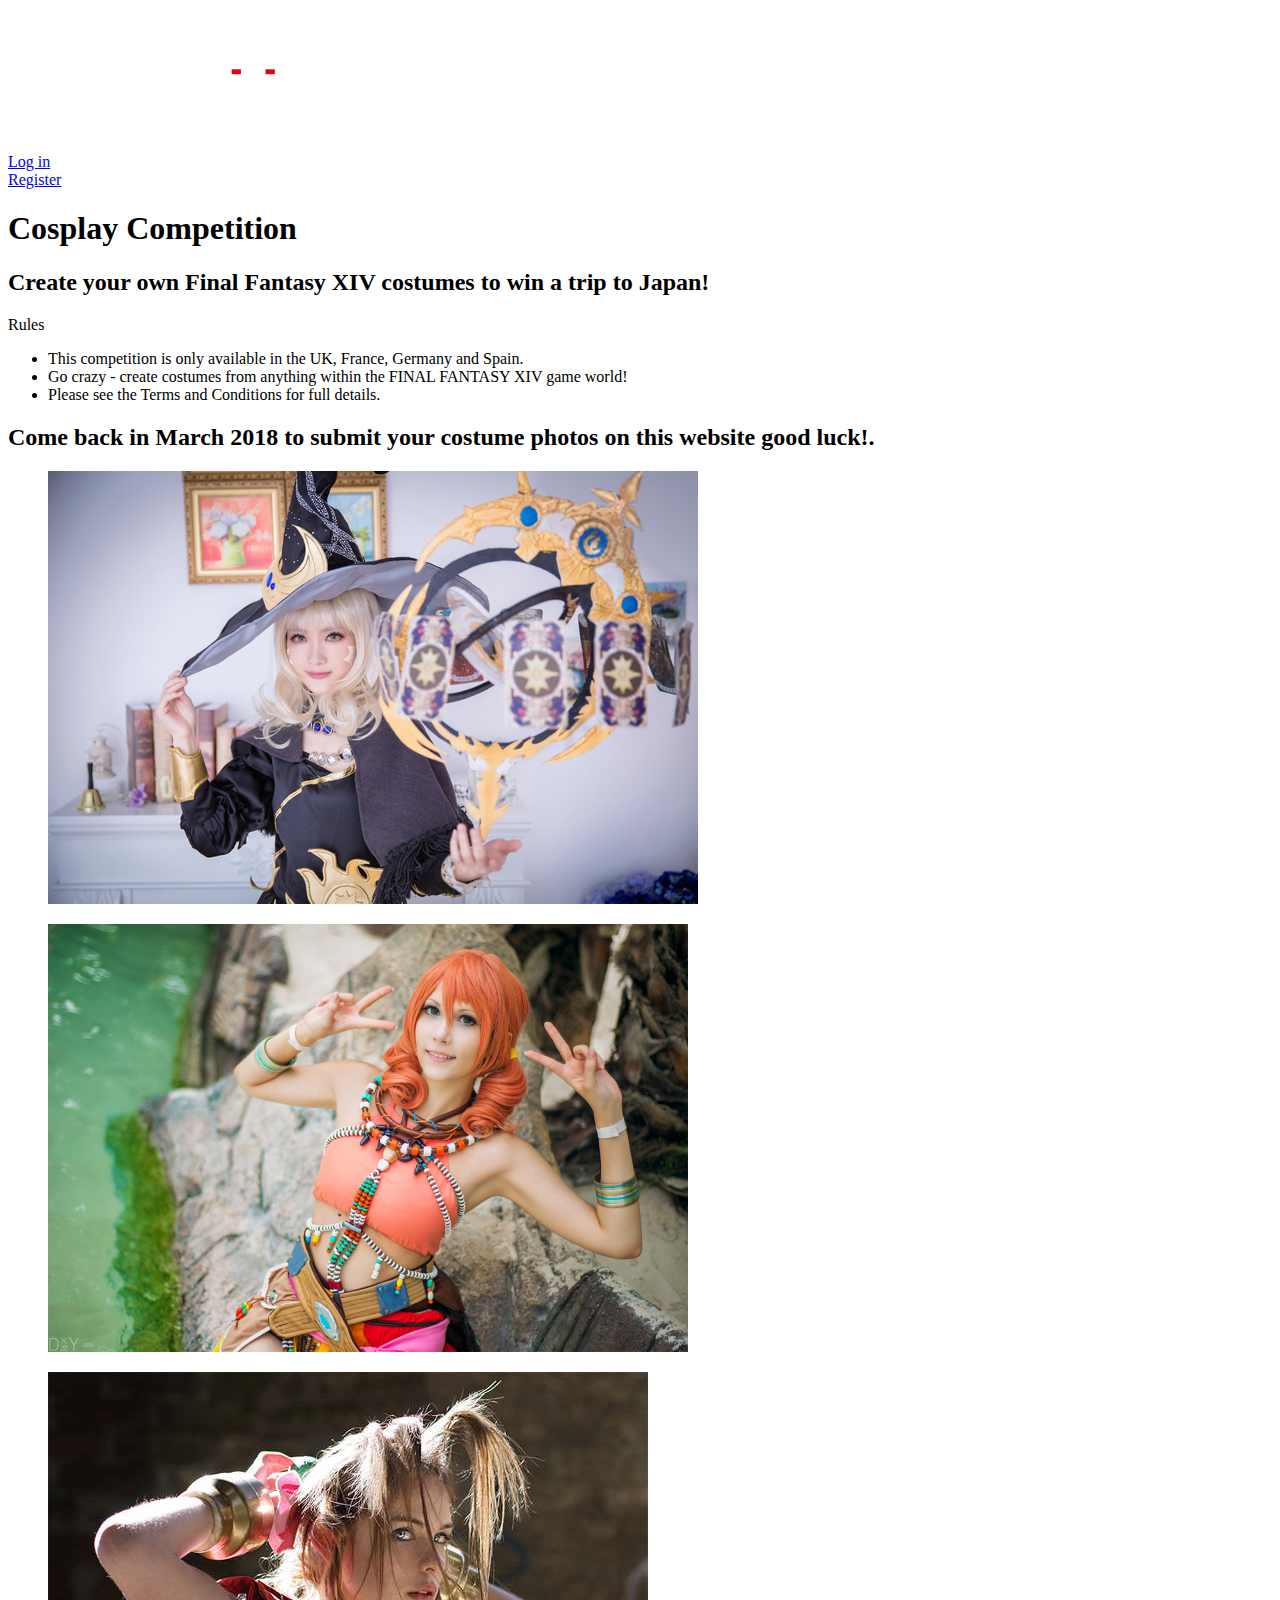
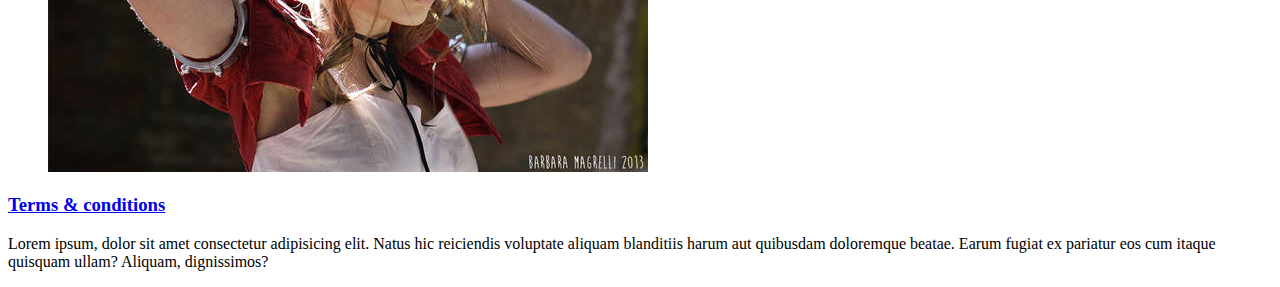
<file: ff_cosplay/index.html>
<!DOCTYPE html>
<html lang="en">

<head>
  <meta charset="UTF-8">
  <meta name="viewport" content="width=device-width, initial-scale=1.0">
  <meta http-equiv="X-UA-Compatible" content="ie=edge">
  <title>Final Fantasy XIV Cosplay Competition</title>
</head>

<body>
  <section class="App">
    <header class="Header">
      <figure class="Logo">
        <img class="Logo-image" src="./assets/logo.png" alt="Square Enix Logo">
      </figure>

      <nav class="Navigation">
        <li class="Navigation-item">
          <a href="#" class="Navigation-link">Log in</a>
        </li>

        <li class="Navigation-item">
          <a href="#" class="Navigation-link">Register</a>
        </li>
      </nav>
    </header>

    <div class="Banner"></div>

    <article class="Hero">
      <h1 class="title title-red">Cosplay Competition</h1>

      <section class="Hero-description">
        <header class="Hero-heading">
          <h2 class="Hero-title title title-blue">Create your own Final Fantasy XIV costumes to win a trip to Japan!</h2>
          <span class="Hero-tag tag">Rules</span>
        </header>

        <ul class="Hero-list">
          <li class="Hero-item">This competition is only available in the UK, France, Germany and Spain.</li>
          <li class="Hero-item">Go crazy - create costumes from anything within the FINAL FANTASY XIV game world!</li>
          <li class="Hero-item">Please see the Terms and Conditions for full details.</li>
        </ul>
      </section>
    </article>

    <section class="Home-photos">
      <h2 class="title title-blue">Come back in March 2018 to submit your costume photos on this website good luck!.</h2>

      <section class="PhotoList">
        <figure class="Photo">
          <img src="./assets/cosplay1.jpg" alt="cosplay 1" class="Photo-image" />
        </figure>
        <figure class="Photo">
          <img src="./assets/cosplay2.jpg" alt="cosplay 2" class="Photo-image" />
        </figure>
        <figure class="Photo">
          <img src="./assets/cosplay3.jpg" alt="cosplay 3" class="Photo-image" />
        </figure>
      </section>
    </section>

    <footer class="Footer">
      <h3 class="Footer-title">
        <a class="Footer-link title-red" href="#">Terms & conditions</a>
      </h3>

      <p class="Footer-text">
        Lorem ipsum, dolor sit amet consectetur adipisicing elit. Natus hic reiciendis voluptate aliquam blanditiis harum aut quibusdam
        doloremque beatae. Earum fugiat ex pariatur eos cum itaque quisquam ullam? Aliquam, dignissimos?
      </p>
    </footer>
  </section>
</body>

</html>
</file>
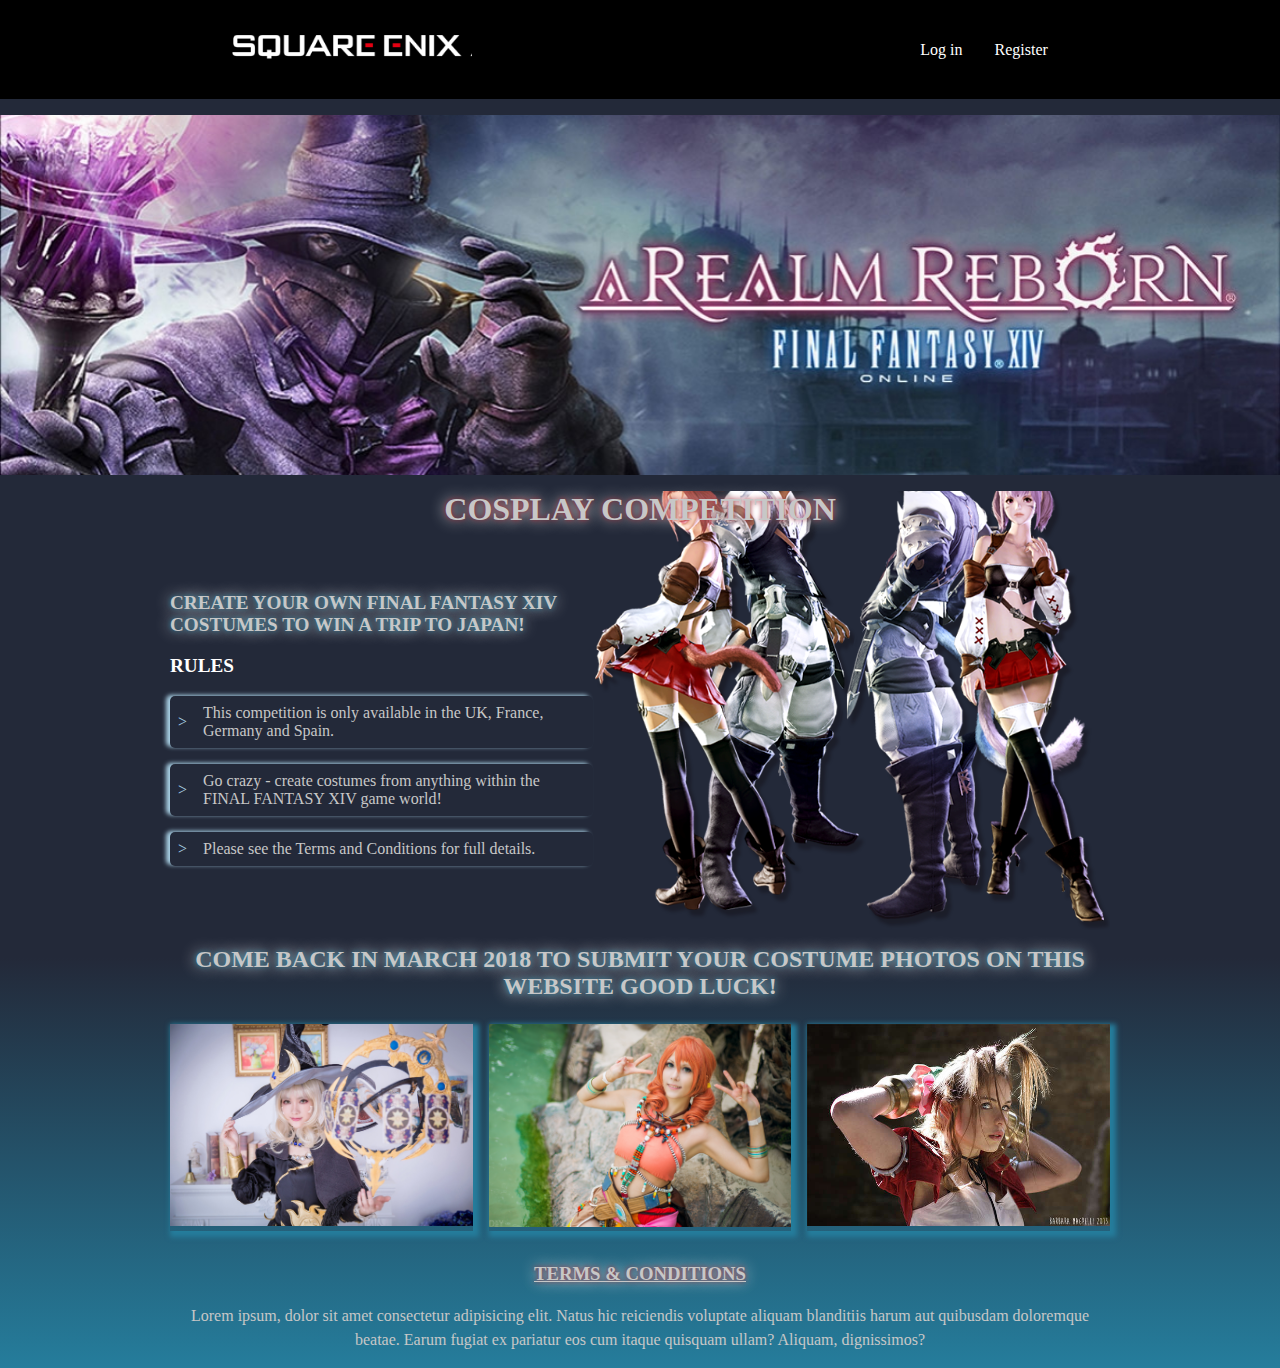
<file: ff_cosplay/Home/index.html>
<!DOCTYPE html>
<html lang="en">

<head>
  <meta charset="UTF-8">
  <meta name="viewport" content="width=device-width, initial-scale=1.0">
  <meta http-equiv="X-UA-Compatible" content="ie=edge">
  <title>Final Fantasy XIV Cosplay Competition</title>
  <link rel="stylesheet" href="./../app.css">
  <link rel="stylesheet" href="./index.css">
</head>

<body>
  <section class="Home">
    <!-- Header -->
    <header class="Header">
      <figure class="Logo">
        <img class="Logo-image" src="./../assets/logo.png" alt="Square Enix Logo">
      </figure>

      <nav class="Navigation">
        <li class="Navigation-item">
          <a href="#" class="Navigation-link">Log in</a>
        </li>

        <li class="Navigation-item">
          <a href="#" class="Navigation-link">Register</a>
        </li>
      </nav>
    </header>
    <!-- /Header -->

    <!-- Banner -->
    <div class="Banner"></div>
    <!-- /Banner -->

    <!-- Hero -->
    <article class="Hero">
      <h1 class="Hero-title title title-red">Cosplay Competition</h1>

      <section class="Hero-description">
        <header class="Hero-heading">
          <h2 class="Hero-headingTitle title title-blue">Create your own Final Fantasy XIV costumes to win a trip to Japan!</h2>
          <span class="Hero-tag tag">Rules</span>
        </header>

        <ul class="Hero-list">
          <li class="Hero-item">
            <p class="Hero-itemText">
              This competition is only available in the UK, France, Germany and Spain.
            </p>
          </li>
          <li class="Hero-item">
            <p class="Hero-itemText">
              Go crazy - create costumes from anything within the FINAL FANTASY XIV game world!
            </p>
          </li>
          <li class="Hero-item">
            <p class="Hero-itemText">
              Please see the Terms and Conditions for full details.
            </p>
          </li>
        </ul>
      </section>
    </article>
    <!-- /Hero -->

    <!-- Photos -->
    <section class="Photos">
      <h2 class="Photos-title title title-blue">Come back in March 2018 to submit your costume photos on this website good luck!</h2>

      <section class="PhotoList">
        <figure class="Photo">
          <img src="./../assets/cosplay1.jpg" alt="cosplay 1" class="Photo-image" />
        </figure>
        <figure class="Photo">
          <img src="./../assets/cosplay2.jpg" alt="cosplay 2" class="Photo-image" />
        </figure>
        <figure class="Photo">
          <img src="./../assets/cosplay3.jpg" alt="cosplay 3" class="Photo-image" />
        </figure>
      </section>
    </section>
    <!-- /Photos -->

    <!-- Footer -->
    <footer class="Footer">
      <h3 class="Footer-title">
        <a class="Footer-link title title-red" href="#">Terms & conditions</a>
      </h3>

      <p class="Footer-text">
        Lorem ipsum, dolor sit amet consectetur adipisicing elit. Natus hic reiciendis voluptate aliquam blanditiis harum aut quibusdam
        doloremque beatae. Earum fugiat ex pariatur eos cum itaque quisquam ullam? Aliquam, dignissimos?
      </p>
    </footer>
    <!-- /Footer -->
  </section>
</body>

</html>
</file>
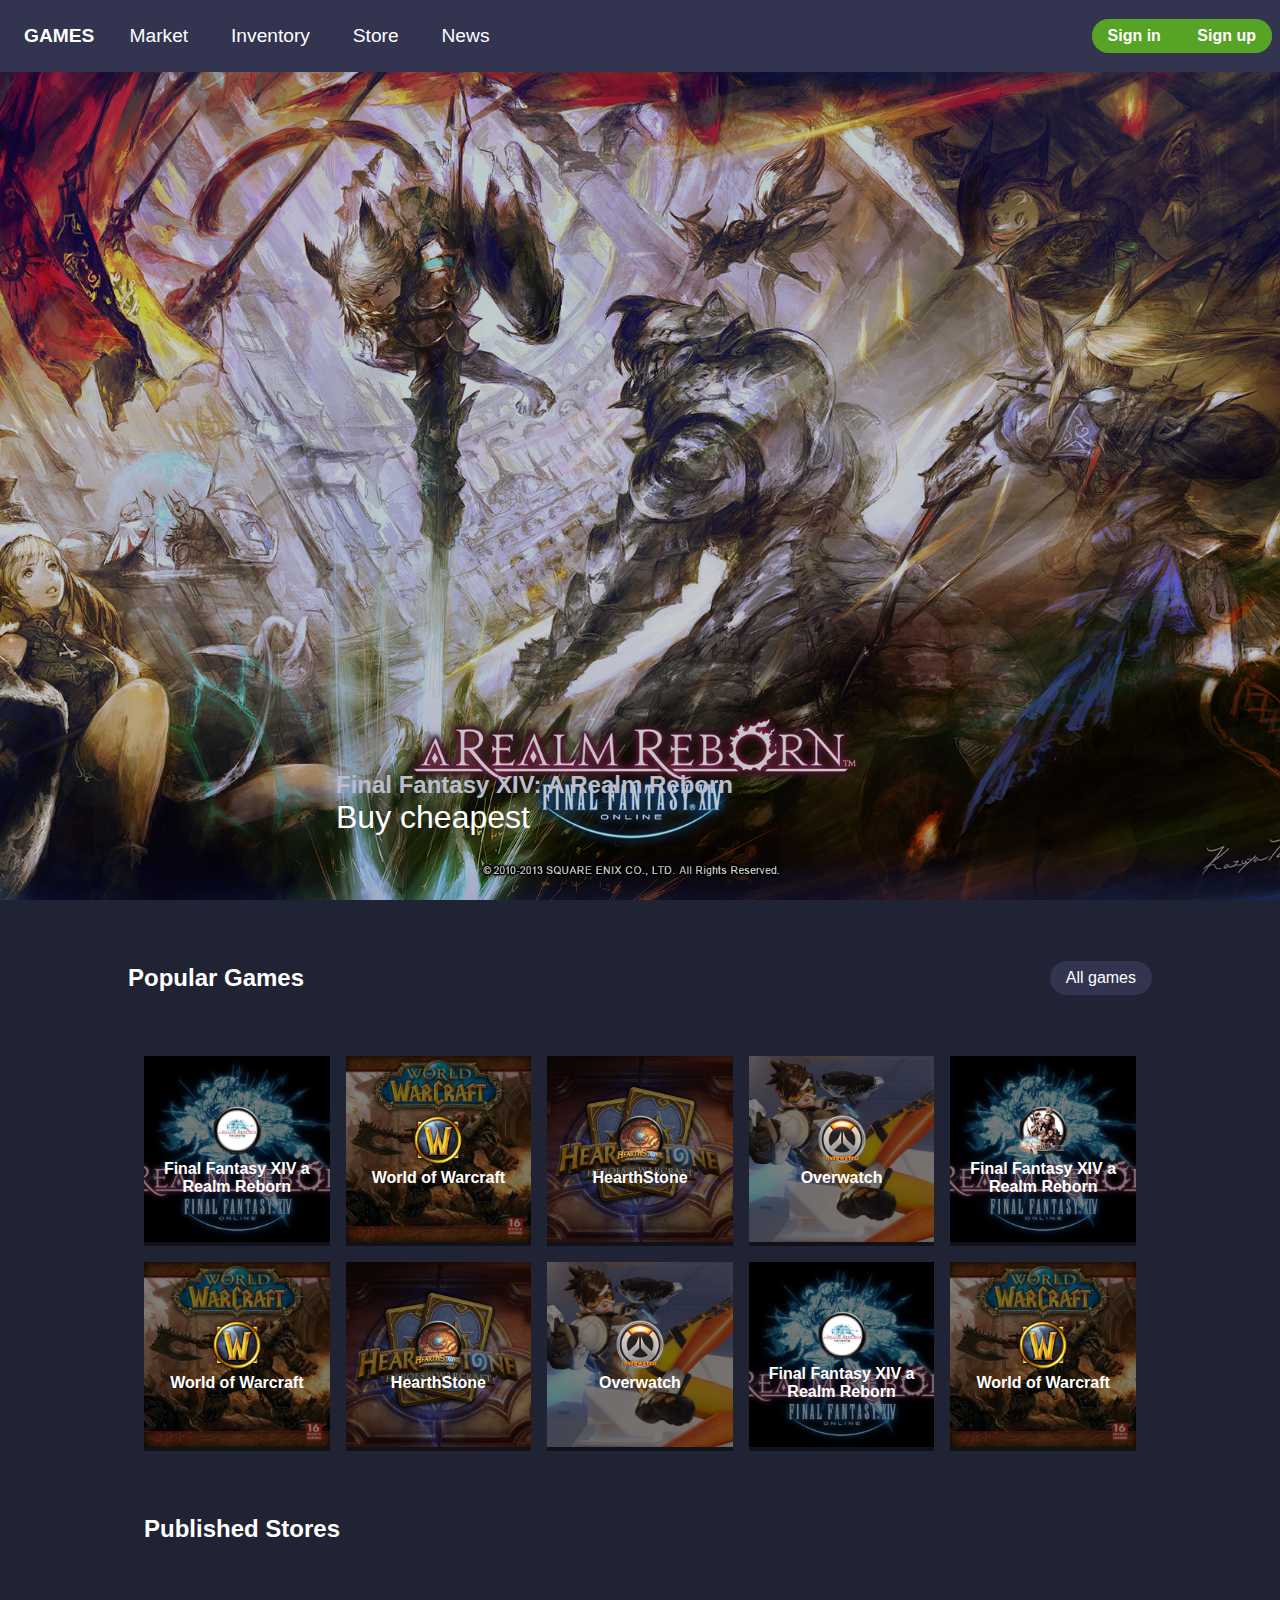
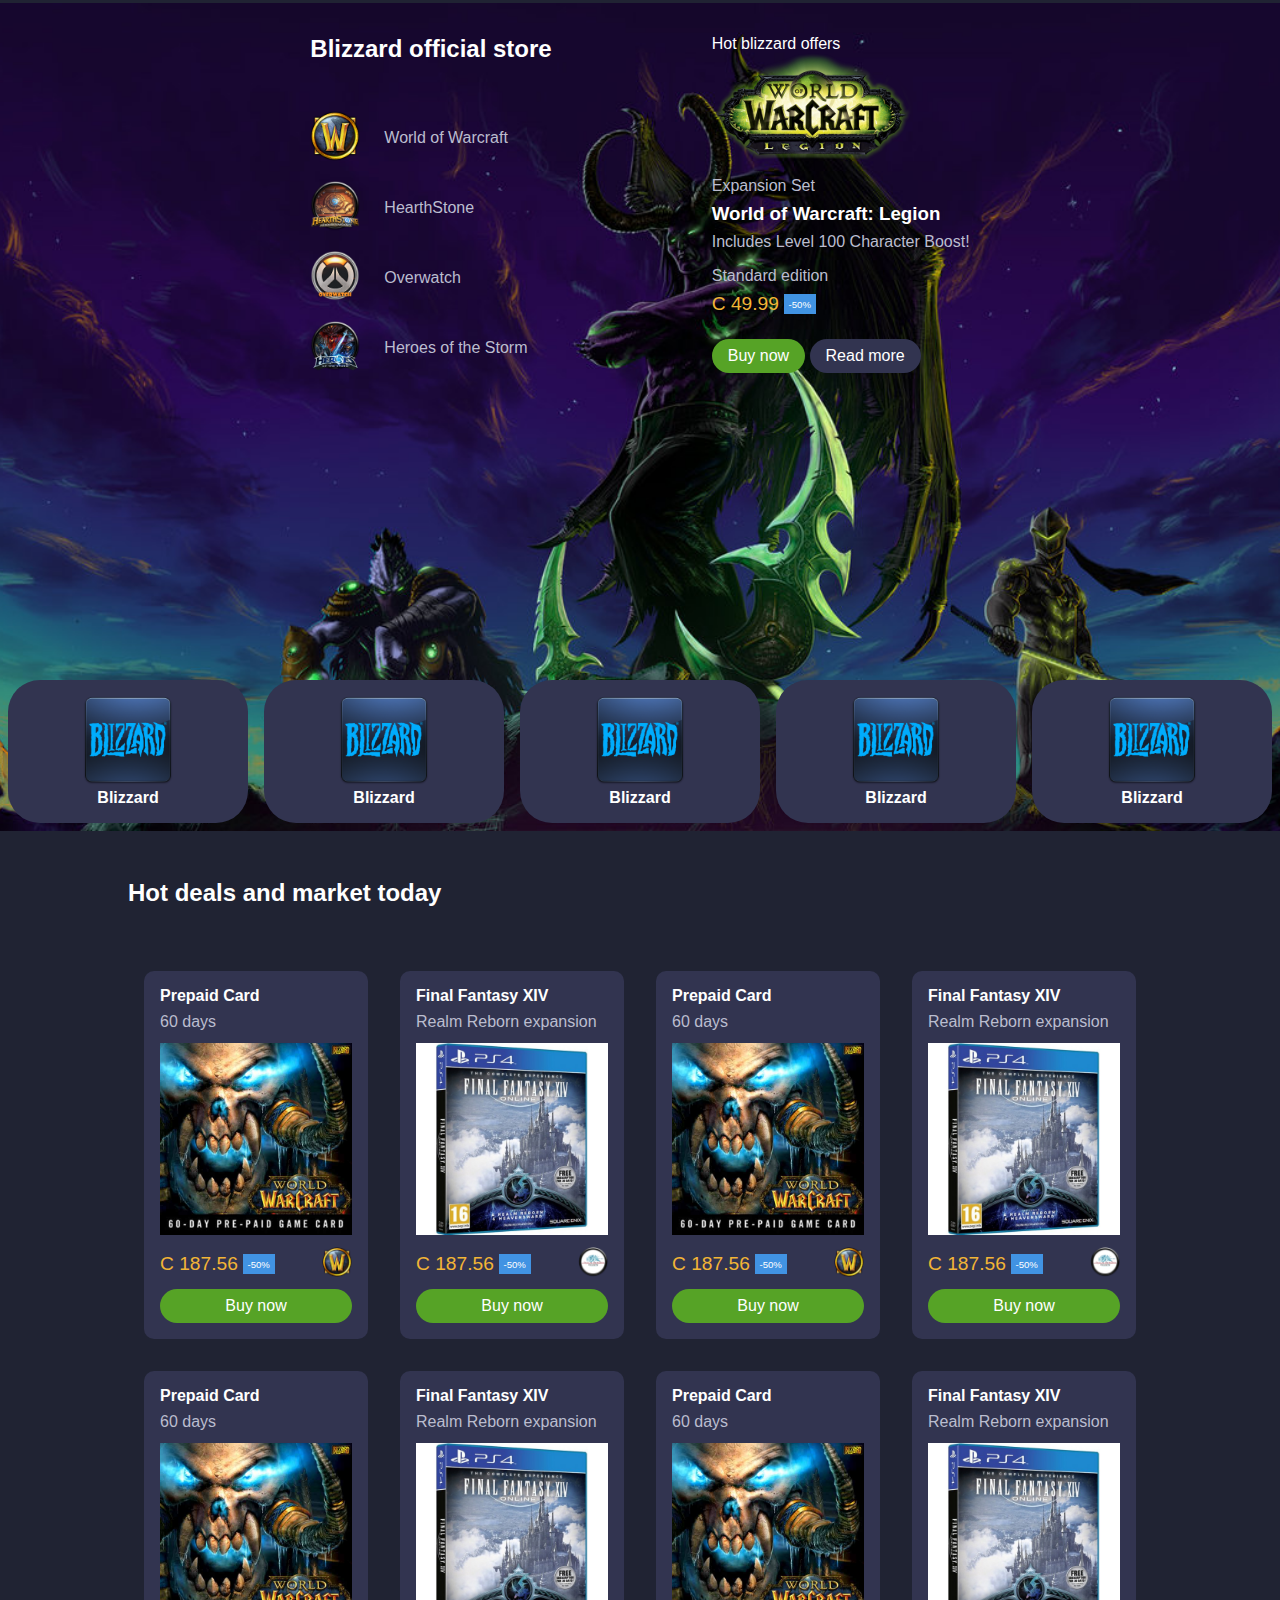
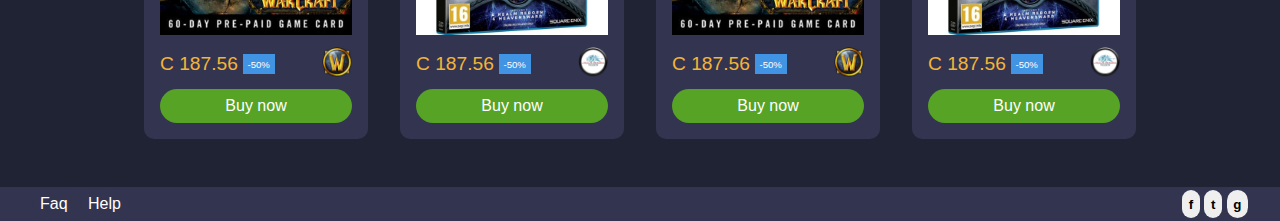
<file: html/games/index.html>
<!DOCTYPE html>
<html lang="en">

<head>
  <meta charset="UTF-8" />
  <meta name="viewport" content="width=device-width, initial-scale=1.0" />
  <meta http-equiv="X-UA-Compatible" content="ie=edge" />
  <title>Games</title>
  <link rel="stylesheet" href="./index.css" />
</head>

<body>
  <div class="Main">
    <!-- Header -->
    <header class="Header">
      <!-- Header-content -->
      <div class="Header-content">
        <!-- Logo -->
        <div class="Logo">
          <a href="#" class="Logo-link">
            Games
          </a>
        </div>
        <!-- /Logo -->

        <!-- Navigation -->
        <nav class="Navigation">
          <a href="#" class="Navigation-link">Market</a>
          <a href="#" class="Navigation-link">Inventory</a>
          <a href="#" class="Navigation-link">Store</a>
          <a href="#" class="Navigation-link">News</a>
        </nav>
        <!-- /Navigation -->
      </div>
      <!-- /Header-content -->

      <!-- Header-actions -->
      <div class="Header-actions">
        <button class="Header-action">Sign in</button>
        <button class="Header-action">Sign up</button>
      </div>
      <!-- /Header-actions -->
    </header>
    <!-- /Header -->

    <!-- Home -->
    <section class="Home container">
      <!-- Convert Hero to Slider of games -->
      <!-- Hero -->
      <div class="Hero">
        <div class="Hero-description">
          <h4 class="Hero-title">Final Fantasy XIV: A Realm Reborn</h4>
          <p class="Hero-text">Buy cheapest</p>
        </div>
      </div>
      <!-- /Hero -->

      <!-- Popular -->
      <section class="Popular">
        <div class="Popular-heading">
          <h2 class="Popular-title title">Popular Games</h2>
          <button class="Popular-button btn btn-normal">All games</button>
        </div>
        <!-- GameList -->
        <section class="GameList">
          <!-- Game -->
          <article class="Game">
            <img class="Game-image" src="./images/ff14-1.jpg" alt="Final Fantasy" />
            <div class="Game-content">
              <div class="Game-logoContainer">
                <img class="Game-logo" width="50" src="./images/final-fantasy-icon.png" alt="FFIV" />
              </div>

              <h4 class="Game-title">Final Fantasy XIV a Realm Reborn</h4>
            </div>
          </article>

          <article class="Game">
            <img class="Game-image" src="./images/wow1.jpg" alt="World of Warcraft" />
            <div class="Game-content">
              <div class="Game-logoContainer">
                <img class="Game-logo" width="50" src="./images/wow-icon.png" alt="WoW" />
              </div>

              <h4 class="Game-title">World of Warcraft</h4>
            </div>
          </article>

          <article class="Game">
            <img class="Game-image" src="./images/hst1.jpg" alt="HearthStone" />
            <div class="Game-content">
              <div class="Game-logoContainer">
                <img class="Game-logo" width="50" src="./images/hearthstone-icon.png" alt="HS" />
              </div>

              <h4 class="Game-title">HearthStone</h4>
            </div>
          </article>

          <article class="Game">
            <img class="Game-image" src="./images/ow1.jpg" alt="Overwatch" />
            <div class="Game-content">
              <div class="Game-logoContainer">
                <img class="Game-logo" width="50" src="./images/overwatch-icon.png" alt="OW" />
              </div>

              <h4 class="Game-title">Overwatch</h4>
            </div>
          </article>

          <article class="Game">
            <img class="Game-image" src="./images/ff14-1.jpg" alt="Final Fantasy" />
            <div class="Game-content">
              <div class="Game-logoContainer">
                <img class="Game-logo" width="50" src="./images/final-fantasy-icon-2.png" alt="FFIV" />
              </div>

              <h4 class="Game-title">Final Fantasy XIV a Realm Reborn</h4>
            </div>
          </article>

          <article class="Game">
            <img class="Game-image" src="./images/wow1.jpg" alt="World of Warcraft" />
            <div class="Game-content">
              <div class="Game-logoContainer">
                <img class="Game-logo" width="50" src="./images/wow-icon.png" alt="WoW" />
              </div>

              <h4 class="Game-title">World of Warcraft</h4>
            </div>
          </article>

          <article class="Game">
            <img class="Game-image" src="./images/hst1.jpg" alt="HearthStone" />
            <div class="Game-content">
              <div class="Game-logoContainer">
                <img class="Game-logo" width="50" src="./images/hearthstone-icon.png" alt="HS" />
              </div>

              <h4 class="Game-title">HearthStone</h4>
            </div>
          </article>

          <article class="Game">
            <img class="Game-image" src="./images/ow1.jpg" alt="Overwatch" />
            <div class="Game-content">
              <div class="Game-logoContainer">
                <img class="Game-logo" width="50" src="./images/overwatch-icon.png" alt="OW" />
              </div>

              <h4 class="Game-title">Overwatch</h4>
            </div>
          </article>

          <article class="Game">
            <img class="Game-image" src="./images/ff14-1.jpg" alt="Final Fantasy" />
            <div class="Game-content">
              <div class="Game-logoContainer">
                <img class="Game-logo" width="50" src="./images/final-fantasy-icon.png" alt="FFIV" />
              </div>

              <h4 class="Game-title">Final Fantasy XIV a Realm Reborn</h4>
            </div>
          </article>

          <article class="Game">
            <img class="Game-image" src="./images/wow1.jpg" alt="World of Warcraft" />
            <div class="Game-content">
              <div class="Game-logoContainer">
                <img class="Game-logo" width="50" src="./images/wow-icon.png" alt="WoW" />
              </div>

              <h4 class="Game-title">World of Warcraft</h4>
            </div>
          </article>
          <!-- /Game -->
        </section>
        <!-- /GameList -->
      </section>
      <!-- /Popular -->

      <!-- Stores -->
      <section class="Stores">
        <h2 class="Stores-title title">Published Stores</h2>
        <!-- ToDo: Convert to Slider -->
        <!-- Store -->
        <section class="Store">
          <!-- Stores-info -->

          <div class="Store-info">
            <h3 class="Store-title">Blizzard official store</h3>

            <ul class="Store-games">
              <li class="Store-game">
                <div class="Store-gameLogo">
                  <img class="Store-gameImage" src="./images/wow-icon.png" alt="WoW" />
                </div>

                <span class="Store-gameTitle">World of Warcraft</span>
              </li>

              <li class="Store-game">
                <div class="Store-gameLogo">
                  <img class="Store-gameImage" src="./images/hearthstone-icon.png" alt="HS" />
                </div>

                <span class="Store-gameTitle">HearthStone</span>
              </li>

              <li class="Store-game">
                <div class="Store-gameLogo">
                  <img class="Store-gameImage" src="./images/overwatch-icon.png" alt="OW" />
                </div>

                <span class="Store-gameTitle">Overwatch</span>
              </li>

              <li class="Store-game">
                <div class="Store-gameLogo">
                  <img class="Store-gameImage" src="./images/hots-icon.png" alt="HotS" />
                </div>

                <span class="Store-gameTitle">Heroes of the Storm</span>
              </li>
            </ul>
          </div>

          <div class="Store-offer">
            <div class="Store-offerTitle">Hot blizzard offers</div>
            <div class="Store-offerLogo">
              <img class="Store-offerImage" src="./images/wow-logo.png" alt="World of Warcraft Legion" />
            </div>

            <div class="Store-offerContent">
              <div class="Store-offerHeading">
                <span class="Store-offerText">Expansion Set</span>
                <h3 class="Store-offerTitle">World of Warcraft: Legion</h3>
                <span class="Store-offerText">Includes Level 100 Character Boost!</span>
              </div>

              <div class="Store-offerBuy">
                <span class="Store-offerText">Standard edition</span>
                <span class="Store-pric price">C 49.99</span>
              </div>

              <div class="Store-buttons">
                <button class="Store-button btn btn-success">Buy now</button>
                <button class="btn btn-normal">Read more</button>
              </div>
            </div>
          </div>

          <!-- /Store -->

        </section>
        <!-- Stores-controls -->
        <ul class="Stores-controls">
          <!-- StoreItem -->
          <li class="StoreItem">
            <div class="StoreItem-logoContainer">
              <img class="StoreItem-logo" src="./images/bnet-logo.png" alt="BLZ" />
            </div>

            <h4 class="StoreItem-title">Blizzard</h4>
          </li>

          <li class="StoreItem">
            <div class="StoreItem-logoContainer">
              <img class="StoreItem-logo" src="./images/bnet-logo.png" alt="BLZ" />
            </div>

            <h4 class="StoreItem-title">Blizzard</h4>
          </li>

          <li class="StoreItem">
            <div class="StoreItem-logoContainer">
              <img class="StoreItem-logo" src="./images/bnet-logo.png" alt="BLZ" />
            </div>

            <h4 class="StoreItem-title">Blizzard</h4>
          </li>

          <li class="StoreItem">
            <div class="StoreItem-logoContainer">
              <img class="StoreItem-logo" src="./images/bnet-logo.png" alt="BLZ" />
            </div>

            <h4 class="StoreItem-title">Blizzard</h4>
          </li>

          <li class="StoreItem">
            <div class="StoreItem-logoContainer">
              <img class="StoreItem-logo" src="./images/bnet-logo.png" alt="BLZ" />
            </div>

            <h4 class="StoreItem-title">Blizzard</h4>
          </li>
          <!-- /StoreItem -->
        </ul>
        <!-- /Stores-controls -->

        <!-- /Stores-content -->
      </section>
      <!-- /Stores -->

      <!-- Deals -->
      <section class="Deals">
        <h2 class="Deals-title title">Hot deals and market today</h2>

        <div class="Deals-items">
          <article class="Deal">
            <header class="Deal-header">
              <h4 class="Deal-title">Prepaid Card</h4>
              <span class="Deal-detail truncate">60 days</span>
            </header>

            <div class="Deal-imageContainer">
              <img src="./images/wow-item-1.jpg" alt="WoW item" class="Deal-image" />
            </div>

            <footer class="Deal-footer">
              <div class="Deal-pricing">
                <span class="Deal-price price">C 187.56</span>
                <div class="Deal-logo">
                  <img src="./images/wow-icon.png" alt="WoW" class="Deal-logoImage">
                </div>
              </div>
              <button class="Deal-button btn btn-success">Buy now</button>
            </footer>
          </article>

          <article class="Deal">
            <header class="Deal-header">
              <h4 class="Deal-title">Final Fantasy XIV</h4>
              <span class="Deal-detail truncate">Realm Reborn expansion</span>
            </header>

            <div class="Deal-imageContainer">
              <img src="./images/ff14-item-1.jpg" alt="WoW item" class="Deal-image" />
            </div>

            <footer class="Deal-footer">
              <div class="Deal-pricing">
                <span class="Deal-price price">C 187.56</span>
                <div class="Deal-logo">
                  <img src="./images/final-fantasy-icon.png" alt="WoW" class="Deal-logoImage">
                </div>
              </div>
              <button class="Deal-button btn btn-success">Buy now</button>
            </footer>
          </article>

          <article class="Deal">
            <header class="Deal-header">
              <h4 class="Deal-title">Prepaid Card</h4>
              <span class="Deal-detail truncate">60 days</span>
            </header>

            <div class="Deal-imageContainer">
              <img src="./images/wow-item-1.jpg" alt="WoW item" class="Deal-image" />
            </div>

            <footer class="Deal-footer">
              <div class="Deal-pricing">
                <span class="Deal-price price">C 187.56</span>
                <div class="Deal-logo">
                  <img src="./images/wow-icon.png" alt="WoW" class="Deal-logoImage">
                </div>
              </div>
              <button class="Deal-button btn btn-success">Buy now</button>
            </footer>
          </article>

          <article class="Deal">
            <header class="Deal-header">
              <h4 class="Deal-title">Final Fantasy XIV</h4>
              <span class="Deal-detail truncate">Realm Reborn expansion</span>
            </header>

            <div class="Deal-imageContainer">
              <img src="./images/ff14-item-1.jpg" alt="WoW item" class="Deal-image" />
            </div>

            <footer class="Deal-footer">
              <div class="Deal-pricing">
                <span class="Deal-price price">C 187.56</span>

                <div class="Deal-logo">
                  <img src="./images/final-fantasy-icon.png" alt="WoW" class="Deal-logoImage">
                </div>
              </div>
              <button class="Deal-button btn btn-success">Buy now</button>
            </footer>
          </article>

          <article class="Deal">
            <header class="Deal-header">
              <h4 class="Deal-title">Prepaid Card</h4>
              <span class="Deal-detail truncate">60 days</span>
            </header>

            <div class="Deal-imageContainer">
              <img src="./images/wow-item-1.jpg" alt="WoW item" class="Deal-image" />
            </div>

            <footer class="Deal-footer">
              <div class="Deal-pricing">
                <span class="Deal-price price">C 187.56</span>
                <div class="Deal-logo">
                  <img src="./images/wow-icon.png" alt="WoW" class="Deal-logoImage">
                </div>
              </div>
              <button class="Deal-button btn btn-success">Buy now</button>
            </footer>
          </article>

          <article class="Deal">
            <header class="Deal-header">
              <h4 class="Deal-title">Final Fantasy XIV</h4>
              <span class="Deal-detail truncate">Realm Reborn expansion</span>
            </header>

            <div class="Deal-imageContainer">
              <img src="./images/ff14-item-1.jpg" alt="WoW item" class="Deal-image" />
            </div>

            <footer class="Deal-footer">
              <div class="Deal-pricing">
                <span class="Deal-price price">C 187.56</span>

                <div class="Deal-logo">
                  <img src="./images/final-fantasy-icon.png" alt="WoW" class="Deal-logoImage">
                </div>
              </div>
              <button class="Deal-button btn btn-success">Buy now</button>
            </footer>
          </article>

          <article class="Deal">
            <header class="Deal-header">
              <h4 class="Deal-title">Prepaid Card</h4>
              <span class="Deal-detail truncate">60 days</span>
            </header>

            <div class="Deal-imageContainer">
              <img src="./images/wow-item-1.jpg" alt="WoW item" class="Deal-image" />
            </div>

            <footer class="Deal-footer">
              <div class="Deal-pricing">
                <span class="Deal-price price">C 187.56</span>
                <div class="Deal-logo">
                  <img src="./images/wow-icon.png" alt="WoW" class="Deal-logoImage">
                </div>
              </div>
              <button class="Deal-button btn btn-success">Buy now</button>
            </footer>
          </article>

          <article class="Deal">
            <header class="Deal-header">
              <h4 class="Deal-title">Final Fantasy XIV</h4>
              <span class="Deal-detail truncate">Realm Reborn expansion</span>
            </header>

            <div class="Deal-imageContainer">
              <img src="./images/ff14-item-1.jpg" alt="WoW item" class="Deal-image" />
            </div>

            <footer class="Deal-footer">
              <div class="Deal-pricing">
                <span class="Deal-price price">C 187.56</span>

                <div class="Deal-logo">
                  <img src="./images/final-fantasy-icon.png" alt="WoW" class="Deal-logoImage">
                </div>
              </div>
              <button class="Deal-button btn btn-success">Buy now</button>
            </footer>
          </article>
        </div>
      </section>
      <!-- /Deals -->
    </section>
    <!-- /Home -->

    <!-- Footer -->
    <footer class="Footer">
      <div class="Footer-actions">
        <button class="Footer-button btn btn-normal">Faq</button>
        <button class="Footer-button btn btn-normal">Help</button>
      </div>

      <div class="Footer-social">
        <button class="Footer-button btn-social">f</button>
        <button class="Footer-button btn-social">t</button>
        <button class="Footer-button btn-social">g</button>
      </div>
    </footer>
    <!-- /Footer -->
  </div>
</body>

</html>
</file>
<file: ff_cosplay/app.css>
@import './theme.css';

html {
  box-sizing: border-box;
}
*,
*:before,
*:after {
  box-sizing: border-box;
}

body {
  font-size: 16px;
  margin: 0;
  padding: 0;
  /* padding: 3em; */
}

h1,
h2,
h3,
h4,
h5,
p,
ul,
figure {
  margin: 0;
  padding: 0;
}

li {
  list-style: none;
}

img {
  max-width: 100%;
}
</file>
<file: ff_cosplay/Home/index.css>
.Home {
  background: linear-gradient(var(--darkblue) 70%, var(--blue));
  display: grid;
  grid-gap: 1em;
  grid-template-columns: 1fr 3fr 3fr 1fr;
  grid-template-areas:
    'header header header header'
    'banner banner banner banner'
    '. hero hero .'
    '. photos photos .'
    '. footer footer .';
}

/* Header */
.Header {
  grid-area: header;
  background-color: var(--dark);
  display: flex;
  justify-content: space-around;
  align-items: center;
}

.Logo {
  flex-basis: 20%;
}

.Navigation {
  display: flex;
}

.Navigation-link {
  color: white;
  text-decoration: none;
  padding: 1em;
  display: block;
}
/* Header */

/* Banner */
.Banner {
  grid-area: banner;
  height: 40vh;
  min-height: 250px;
  background-image: url('./../assets/banner.jpg');
  background-repeat: no-repeat;
  background-size: cover;
  background-position: center;
}
/* Banner */

/* Hero */
.Hero {
  grid-area: hero;
  background-image: url('./../assets/home.png');
  background-repeat: no-repeat;
  background-position: bottom right;
  background-size: 55%;
}

.Hero-title {
  margin-bottom: 1em;
  text-align: center;
}

.Hero-tag.tag {
  color: white;
  text-transform: uppercase;
  font-weight: bold;
  font-size: 1.2em;
  margin: 1em 0;
  display: block;
}

.Hero-description {
  margin: 4em 0;
  width: 45%;
}

.Hero-headingTitle {
  font-size: 1.2em;
}

.Hero-item {
  border-radius: 5px;
  box-shadow: -4px -1px 4px var(--skyblue);
  color: var(--gray);
  margin-bottom: 1em;
  padding: 0.5em;
  display: flex;
  align-items: center;
}

.Hero-item::before {
  content: '>';
  margin-right: 1em;
  color: var(--skyblue);
}
/* Hero */

/* Photos*/
.Photos {
  grid-area: photos;
  text-align: center;
}

.Photos-title {
  margin-bottom: 1em;
}

.PhotoList {
  display: grid;
  grid-template-columns: 1fr 1fr 1fr;
  grid-gap: 1em;
}

.Photo {
  box-shadow: 3px 3px 5px 3px var(--blue);
}
/* Photos*/

/* Footer */
.Footer {
  grid-area: footer;
  text-align: center;
  padding: 1em 0;
}

.Footer-title {
  margin-bottom: 1em;
}

.Footer-text {
  color: var(--gray);
  line-height: 1.5em;
}
/* Footer */
</file>
<file: html/games/index.css>
:root {
  /* colors */
  --darkblue: #202333;
  --lightblue: #323450;
  --blue: #4193e3;
  --green: #56a326;
  --gray: #bbbdcf;
  --yellow: #f2b536;

  /* spaces */
  --space-small: 0.5em;
  --space-normal: 1em;
  --space-medium: 1.5em;
  --space-big: 2em;
  /* spaces */

  /* fonts */
  --font-small: 0.8em;
  --font-normal: 1em;
  --font-medium: 1.2em;
  --font-big: 1.5em;
  --font-large: 2em;
  /* fonts */

  /* sizes */
  --header-height: 4.5em;
  --banner-size: calc(100vh - var(--header-height));
  /* sizes */

  /* z-index */
  --header-z: 1000;
  /* z-index */
}

a,
input {
  outline: none;
}

h1,
h2,
h3,
h4,
p,
ul {
  margin: 0;
  padding: 0;
}

li {
  list-style: none;
}

* {
  box-sizing: border-box;
}

body {
  background-color: var(--darkblue);
  font-family: Arial, Helvetica, sans-serif;
  font-size: 16px;
  margin: 0;
  padding: 0;
}

img {
  max-width: 100%;
}

/* helpers */
.container {
  margin-top: var(--header-height);
}

.title {
  color: white;
  margin: var(--space-big) 0;
}

.truncate {
  text-overflow: ellipsis;
  overflow: hidden;
  width: 100%;
  white-space: nowrap;
  display: inline-block;
}

.price {
  color: var(--yellow);
  font-size: var(--font-medium);
  display: flex;
  align-items: center;
}

.price::after {
  content: '-50%';
  color: white;
  font-size: 0.5em;
  background-color: var(--blue);
  padding: var(--space-small);
  margin-left: var(--space-small);
}

.btn {
  border: none;
  color: white;
  font-size: var(--font-normal);
  padding: var(--space-small) var(--space-normal);
  border-radius: 10em;
}

.btn-social {
  border-radius: 10em;
  font-weight: bold;
}

.btn-normal {
  background-color: var(--lightblue);
}

.btn-success {
  background-color: var(--green);
}
/* helpers */

/* Header */
.Header {
  background-color: var(--lightblue);
  color: white;
  height: var(--header-height);
  padding: var(--space-small);
  display: flex;
  align-items: center;
  justify-content: space-between;
  position: fixed;
  top: 0;
  left: 0;
  right: 0;
  z-index: var(--header-z);
}

.Header-content {
  display: flex;
  align-items: center;
}

.Header-actions {
  background-color: var(--green);
  border-radius: 10em;
  overflow: hidden;
}

.Header-action {
  background-color: var(--green);
  border: none;
  color: white;
  cursor: pointer;
  font-weight: bold;
  font-size: var(--font-normal);
  padding: var(--space-small) var(--space-normal);
}
/* Header */

/* Logo */
.Logo {
  font-size: var(font-medium);
  padding: 0 var(--space-normal);
}

.Logo-link {
  color: white;
  font-weight: bold;
  font-size: var(--font-medium);
  text-decoration: none;
  text-transform: uppercase;
}
/* Logo */

/* Navigation */
.Navigation-link {
  color: white;
  font-size: var(--font-medium);
  display: inline-block;
  padding: var(--space-small) var(--space-normal);
  text-decoration: none;
}
/* Navigation */

/* Hero */
.Hero {
  background-color: rgba(0, 0, 0, 0.2);
  height: var(--banner-size);
  position: relative;
  display: flex;
  justify-content: center;
  align-items: center;
  padding: 4em 2em;
}

.Hero::before {
  content: '';
  background-image: url('./images/hero.jpg');
  background-size: cover;
  background-position: center;
  position: absolute;
  top: 0;
  right: 0;
  bottom: 0;
  left: 0;
  z-index: -100;
}

.Hero-description {
  align-self: flex-end;
  width: 50%;
}

.Hero-title {
  color: var(--gray);
  font-size: var(--font-big);
}

/* Hero */
.Hero-text {
  color: white;
  font-size: var(--font-large);
}
/* Hero */

/* Popular */
.Popular,
.Deals {
  max-width: 1024px;
  margin: auto;
}

.Popular-heading {
  margin-top: var(--space-normal);
  display: flex;
  justify-content: space-between;
  align-items: center;
}

/* Popular */

/* GameList */
.GameList {
  display: flex;
  flex-wrap: wrap;
  padding: var(--space-small);
}
/* GameList */

/* Game */
.Game {
  width: calc((100% / 5) - var(--space-normal));
  margin: var(--space-small);
  position: relative;
  text-align: center;
}

.Game-content {
  color: var(--darkblue);
  background-color: rgba(0, 0, 0, 0.5);
  color: white;
  display: flex;
  flex-direction: column;
  justify-content: center;
  align-items: center;
  position: absolute;
  top: 0;
  right: 0;
  bottom: 0;
  left: 0;
}

/* Game */

/* Stores */
.Stores {
  position: relative;
}

.Stores-title {
  padding: 0 6em var(--space-small);
}

.Stores-controls {
  position: absolute;
  bottom: 0;
  left: 0;
  right: 0;
  display: flex;
  flex-wrap: wrap;
}
/* Stores */

/* Store */
.Store {
  height: var(--banner-size);
  padding: var(--space-big);
  position: relative;
  display: flex;
  align-items: flex-start;
  justify-content: center;
}

.Store::before {
  content: '';
  background-image: url('./images/store.jpg');
  background-size: cover;
  background-position: center;
  position: absolute;
  top: 0;
  right: 0;
  bottom: 0;
  left: 0;
  z-index: -100;
}

.Store-title {
  color: white;
  font-size: var(--font-big);
  margin-bottom: var(--space-big);
}

.Store-game {
  display: flex;
  color: var(--gray);
  align-items: center;
}

.Store-game:not(:last-child) {
  margin-bottom: var(--space-normal);
  /* display: flex; */
}

.Store-gameLogo {
  /* flex: 1; */
  /* display: flex; */
  width: 50px;
  margin-right: var(--space-medium);
}

.Store-gameTitle {
  flex: 2;
}

.Store-info {
  margin-right: 10em;
}

.Store-offerTitle {
  color: white;
}

.Store-offerText {
  color: var(--gray);
  margin: var(--space-small) 0;
  display: inline-block;
}

.Store-offerLogo {
  width: 200px;
}

.Store-buttons {
  margin-top: var(--space-medium);
}

/* Store */

/* StoreItem */
.StoreItem {
  background-color: var(--lightblue);
  border-radius: 2em;
  color: white;
  margin: var(--space-small);
  padding: var(--space-normal) var(--space-small);
  width: calc((100% / 5) - var(--space-normal));
  display: flex;
  flex-direction: column;
  justify-content: center;
  align-items: center;
}

.StoreItem-logoContainer {
  width: 40%;
}
/* StoreItem */

/* Deals */
.Deals-items {
  display: flex;
  flex-wrap: wrap;
}
/* Deals */

/* Deal */
.Deal {
  background-color: var(--lightblue);
  border-radius: 10px;
  margin: var(--space-normal);
  padding: var(--space-normal);
  width: calc((100% / 4) - var(--space-big));
}

.Deal-logo {
  width: 30px;
}

.Deal-title {
  color: white;
}

.Deal-detail {
  color: var(--gray);
  margin: var(--space-small) 0;
}

.Deal-pricing {
  color: white;
  margin: var(--space-small) 0;
  display: flex;
  justify-content: space-between;
  align-items: center;
}

.Deal-button {
  width: 100%;
}
/* Deal */

/* Footer */
.Footer {
  background-color: var(--lightblue);
  padding: 0 var(--space-big);
  margin-top: var(--space-big);
  display: flex;
  justify-content: space-between;
  align-items: center;
}

.Footer-button {
  border: none;
  padding: var(--space-small);
}
/* Footer */
</file>
